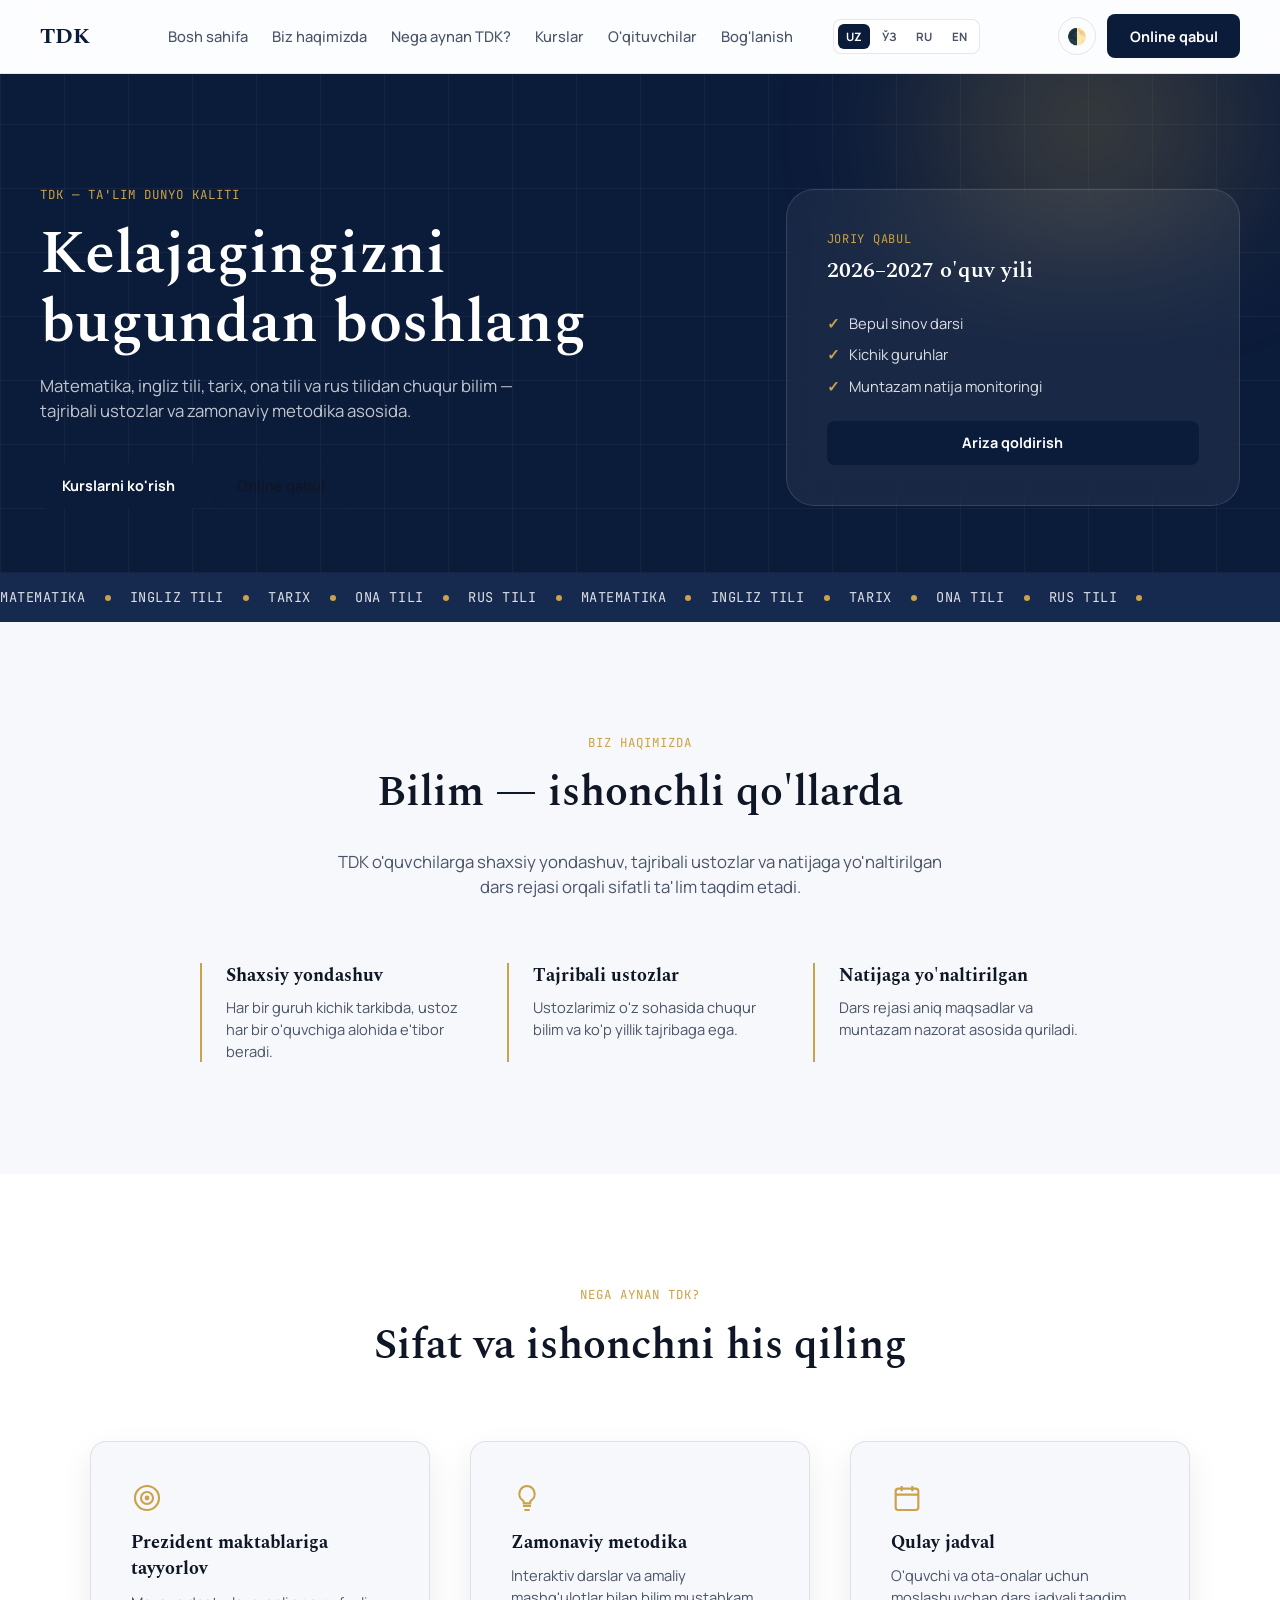
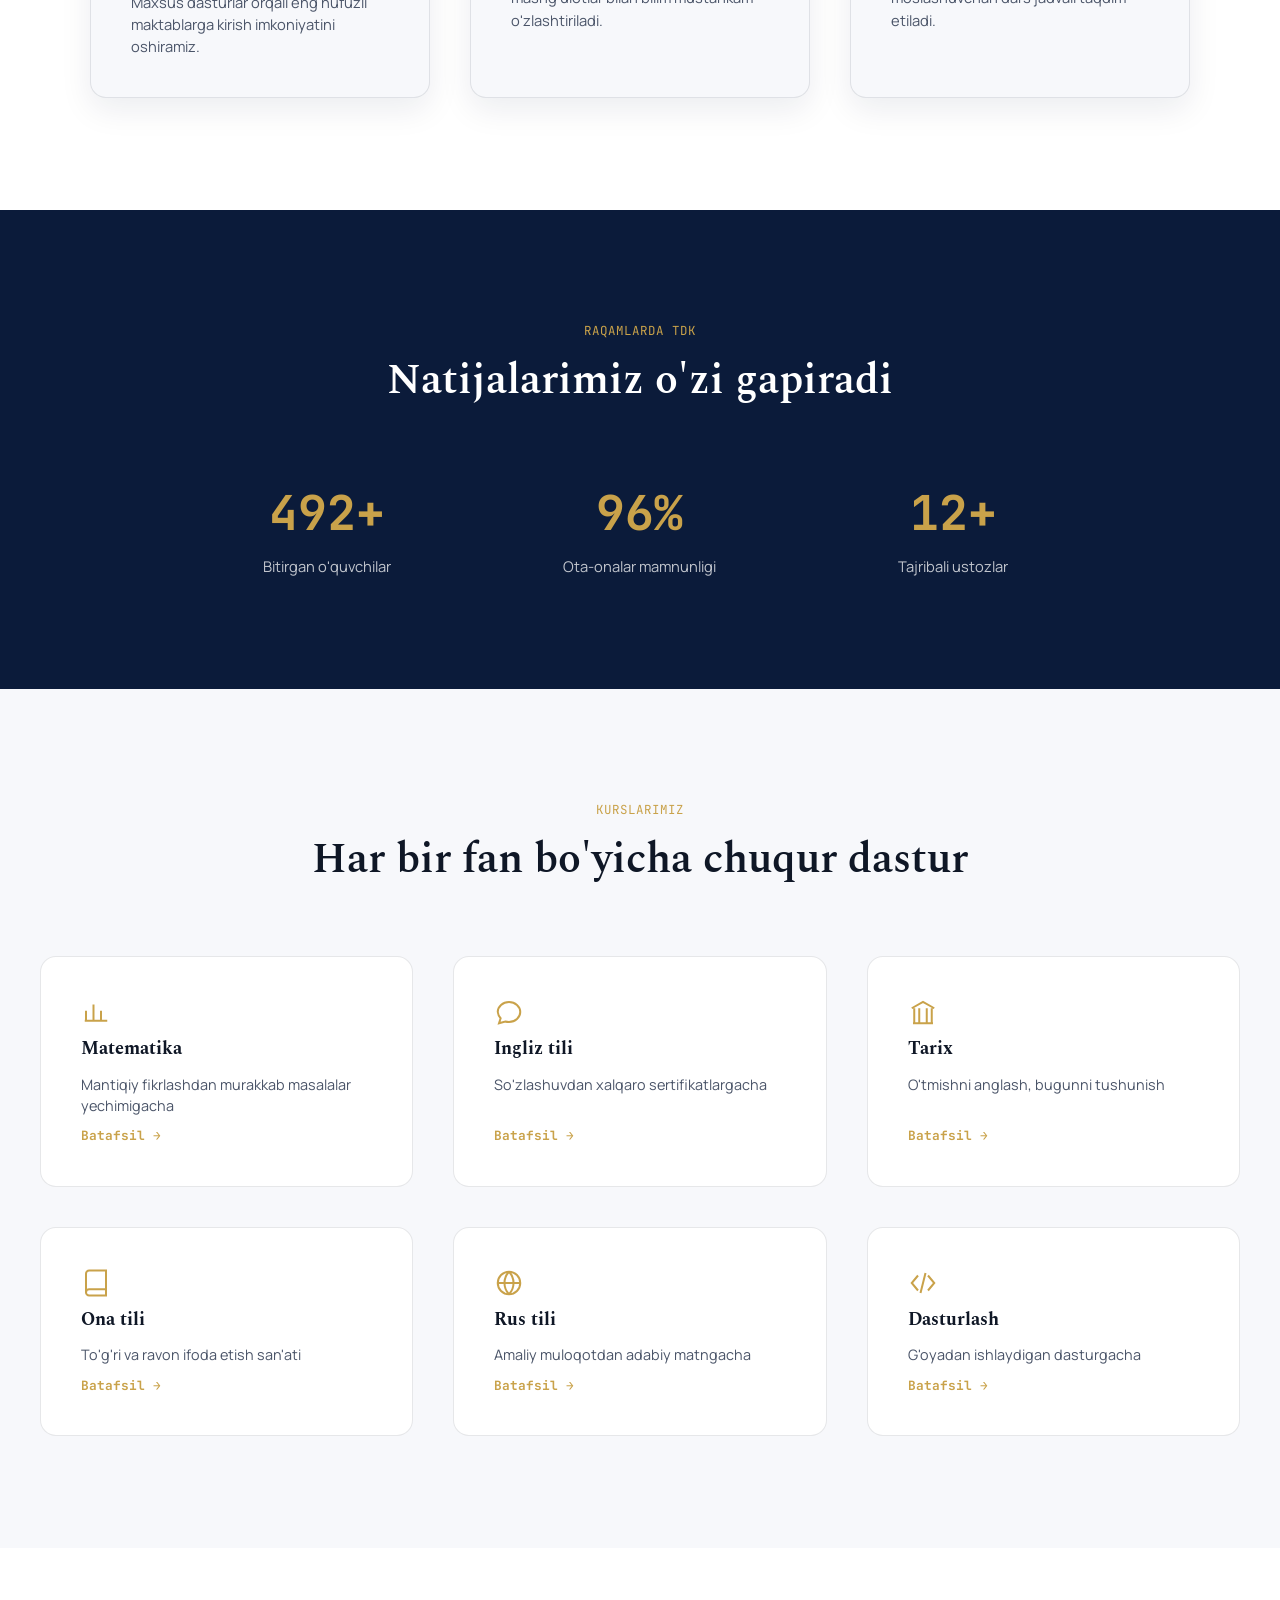
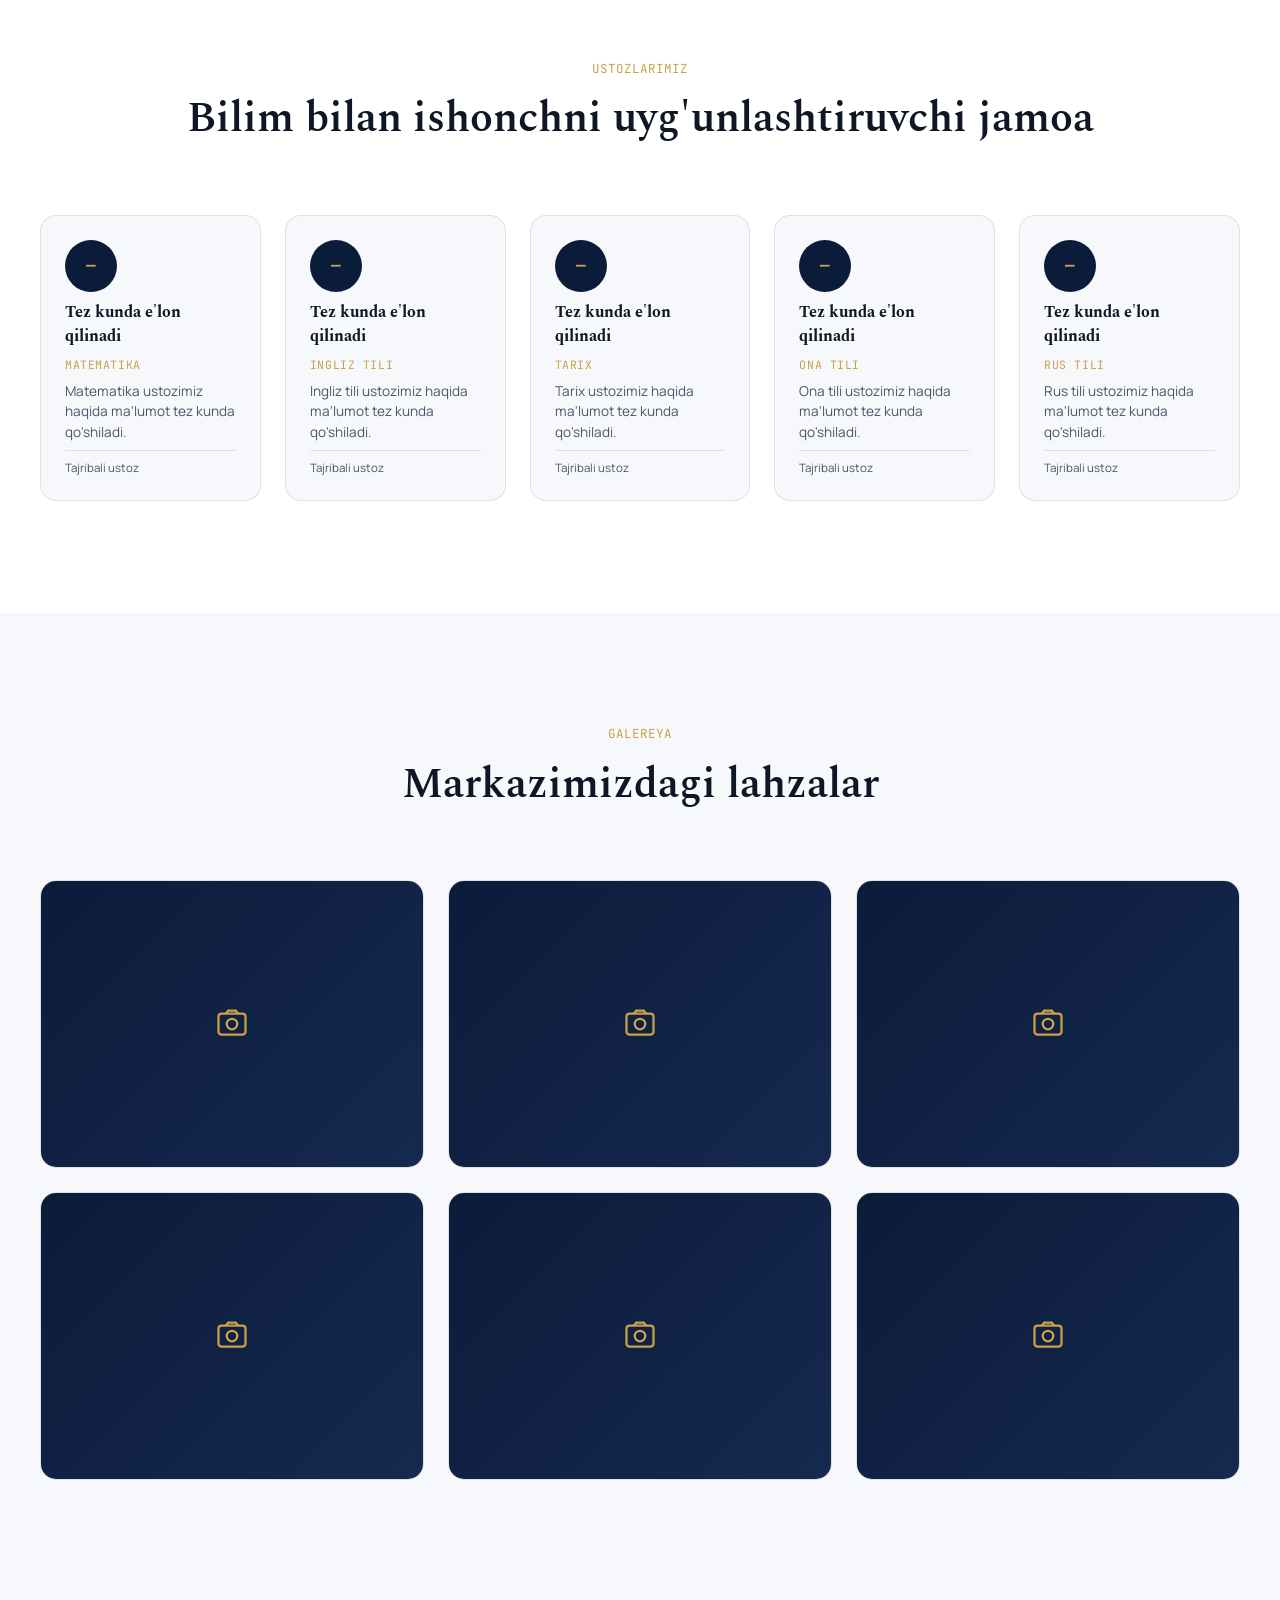
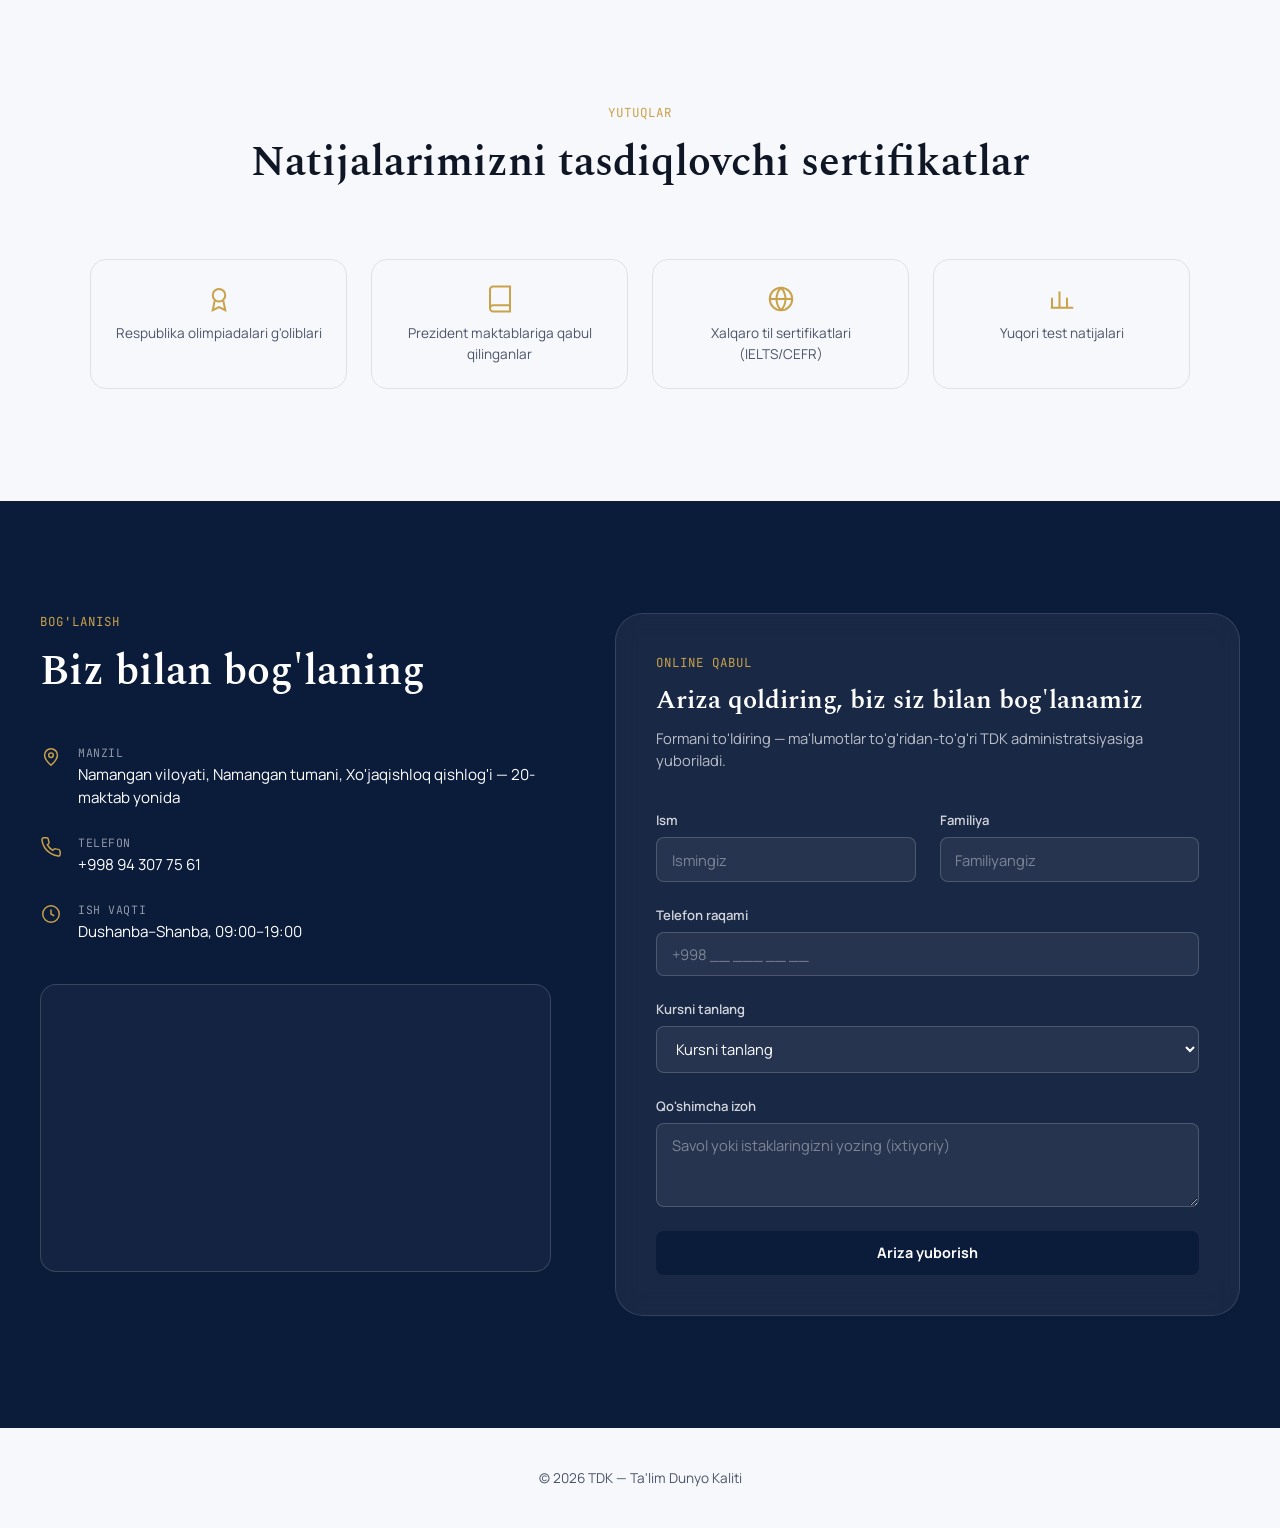
<file: index.html>
<!DOCTYPE html>
<html lang="uz">
<head>
  <meta charset="UTF-8" />
  <meta name="viewport" content="width=device-width, initial-scale=1.0" />
  <title>TDK — Ta'lim Dunyo Kaliti</title>

  <script>
    (function () {
      const saved = localStorage.getItem("tdk-theme");
      const theme = saved || (window.matchMedia("(prefers-color-scheme: dark)").matches ? "dark" : "light");
      document.documentElement.setAttribute("data-theme", theme);
    })();
  </script>

  <link rel="preconnect" href="https://fonts.googleapis.com" />
  <link rel="preconnect" href="https://fonts.gstatic.com" crossorigin />
  <link href="https://fonts.googleapis.com/css2?family=Spectral:wght@400;600;700&family=Manrope:wght@400;500;700;800&family=JetBrains+Mono:wght@500;700&display=swap" rel="stylesheet" />

  <link rel="stylesheet" href="css/reset.css" />
  <link rel="stylesheet" href="css/variables.css" />
  <link rel="stylesheet" href="css/main.css" />
</head>
<body>

  <header class="header">
    <div class="header__inner">
      <a href="/" class="logo">TDK</a>

      <div class="nav-drawer" data-nav-drawer>
        <nav class="nav">
          <a data-i18n="nav_home" href="#home"></a>
          <a data-i18n="nav_about" href="#about"></a>
          <a data-i18n="nav_why" href="#why"></a>
          <a data-i18n="nav_courses" href="#courses"></a>
          <a data-i18n="nav_teachers" href="#teachers"></a>
          <a data-i18n="nav_contact" href="#contact"></a>
        </nav>
        <div class="lang-switcher">
          <button data-lang-option="uz-latin">UZ</button>
          <button data-lang-option="uz-cyrillic">ЎЗ</button>
          <button data-lang-option="ru">RU</button>
          <button data-lang-option="en">EN</button>
        </div>
      </div>

      <div class="header__controls">
        <button data-theme-toggle aria-label="Temani almashtirish">🌓</button>
        <a class="btn btn--primary" data-i18n="cta_admission" href="#admission"></a>
        <button class="nav-toggle" data-nav-toggle aria-label="Menyu" aria-expanded="false">
          <span></span><span></span><span></span>
        </button>
      </div>
    </div>
  </header>

  <main>

    <!-- HERO -->
    <section class="hero" id="home">
      <div class="hero__inner">
        <div class="hero__content">
          <p class="hero__eyebrow" data-i18n="hero_eyebrow"></p>
          <h1 class="hero__title" data-i18n="hero_title"></h1>
          <p class="hero__subtitle" data-i18n="hero_subtitle"></p>
          <div class="hero__actions">
            <a class="btn btn--primary" data-i18n="cta_courses" href="#courses"></a>
            <a class="btn btn--ghost" data-i18n="cta_admission" href="#admission"></a>
          </div>
        </div>

        <div class="hero__panel">
          <p class="hero__panel-eyebrow" data-i18n="hero_panel_eyebrow"></p>
          <p class="hero__panel-title" data-i18n="hero_panel_title"></p>
          <ul class="hero__panel-list">
            <li data-i18n="hero_panel_item1"></li>
            <li data-i18n="hero_panel_item2"></li>
            <li data-i18n="hero_panel_item3"></li>
          </ul>
          <a class="btn btn--primary hero__panel-cta" data-i18n="hero_panel_cta" href="#admission"></a>
        </div>
      </div>
    </section>

    <!-- FANLAR TASMASI -->
    <div class="subject-ticker" aria-hidden="true">
      <div class="subject-ticker__track">
        <span data-i18n="subj_math"></span><span class="dot"></span>
        <span data-i18n="subj_english"></span><span class="dot"></span>
        <span data-i18n="subj_history"></span><span class="dot"></span>
        <span data-i18n="subj_native"></span><span class="dot"></span>
        <span data-i18n="subj_russian"></span><span class="dot"></span>
        <span data-i18n="subj_math"></span><span class="dot"></span>
        <span data-i18n="subj_english"></span><span class="dot"></span>
        <span data-i18n="subj_history"></span><span class="dot"></span>
        <span data-i18n="subj_native"></span><span class="dot"></span>
        <span data-i18n="subj_russian"></span><span class="dot"></span>
      </div>
    </div>

    <!-- BIZ HAQIMIZDA -->
    <section class="about" id="about">
      <div class="about__inner">
        <p class="section-eyebrow" data-i18n="about_eyebrow"></p>
        <h2 class="section-title" data-i18n="about_title"></h2>
        <p class="about__text" data-i18n="about_text"></p>

        <div class="about__pillars">
          <div class="pillar">
            <h3 data-i18n="about_pillar1_title"></h3>
            <p data-i18n="about_pillar1_text"></p>
          </div>
          <div class="pillar">
            <h3 data-i18n="about_pillar2_title"></h3>
            <p data-i18n="about_pillar2_text"></p>
          </div>
          <div class="pillar">
            <h3 data-i18n="about_pillar3_title"></h3>
            <p data-i18n="about_pillar3_text"></p>
          </div>
        </div>
      </div>
    </section>

    <!-- NEGA TDK -->
    <section class="why" id="why">
      <div class="why__inner">
        <p class="section-eyebrow" data-i18n="why_eyebrow"></p>
        <h2 class="section-title" data-i18n="why_title"></h2>

        <div class="why__grid">
          <div class="why-card">
            <svg class="why-card__icon" viewBox="0 0 24 24" fill="none" stroke="currentColor" stroke-width="1.6"><circle cx="12" cy="12" r="9"/><circle cx="12" cy="12" r="4.5"/><circle cx="12" cy="12" r="1"/></svg>
            <h3 data-i18n="why_card1_title"></h3>
            <p data-i18n="why_card1_text"></p>
          </div>
          <div class="why-card">
            <svg class="why-card__icon" viewBox="0 0 24 24" fill="none" stroke="currentColor" stroke-width="1.6"><path d="M9 18h6M10 21h4M12 3a6 6 0 0 0-3 11c.4.3.6.8.6 1.3V16h4.8v-.7c0-.5.2-1 .6-1.3A6 6 0 0 0 12 3Z"/></svg>
            <h3 data-i18n="why_card2_title"></h3>
            <p data-i18n="why_card2_text"></p>
          </div>
          <div class="why-card">
            <svg class="why-card__icon" viewBox="0 0 24 24" fill="none" stroke="currentColor" stroke-width="1.6"><rect x="3.5" y="5" width="17" height="16" rx="2"/><path d="M3.5 9.5h17M8 3v4M16 3v4"/></svg>
            <h3 data-i18n="why_card3_title"></h3>
            <p data-i18n="why_card3_text"></p>
          </div>
        </div>
      </div>
    </section>

    <!-- STATISTIKA -->
    <section class="stats">
      <div class="stats__inner">
        <p class="section-eyebrow stats__eyebrow" data-i18n="stats_eyebrow"></p>
        <h2 class="section-title stats__title" data-i18n="stats_title"></h2>

        <div class="stats__grid">
          <div class="stat">
            <span class="stat__number" data-counter data-target="500" data-suffix="+">0</span>
            <p data-i18n="stat1_label"></p>
          </div>
          <div class="stat">
            <span class="stat__number" data-counter data-target="98" data-suffix="%">0</span>
            <p data-i18n="stat2_label"></p>
          </div>
          <div class="stat">
            <span class="stat__number" data-counter data-target="12" data-suffix="+">0</span>
            <p data-i18n="stat3_label"></p>
          </div>
        </div>
      </div>
    </section>

    <!-- KURSLAR -->
<section class="courses" id="courses">
  <div class="courses__inner">
    <p class="section-eyebrow" data-i18n="courses_eyebrow"></p>
    <h2 class="section-title" data-i18n="courses_title"></h2>
    <div class="courses__grid" data-courses-grid></div>
  </div>
</section>
   <!-- O'QITUVCHILAR -->
<section class="teachers" id="teachers">
  <div class="teachers__inner">
    <p class="section-eyebrow" data-i18n="teachers_eyebrow"></p>
    <h2 class="section-title" data-i18n="teachers_title"></h2>
    <div class="teachers__grid" data-teachers-grid></div>
  </div>
</section>

<!-- GALEREYA -->
<section class="gallery" id="gallery">
  <div class="gallery__inner">
    <p class="section-eyebrow" data-i18n="gallery_eyebrow"></p>
    <h2 class="section-title" data-i18n="gallery_title"></h2>

    <div class="gallery__grid">
      <button class="gallery-item" data-gallery-item data-i18n-caption="gallery_caption_1">
        <span class="gallery-item__media"><svg viewBox="0 0 24 24" fill="none" stroke="currentColor" stroke-width="1.5"><rect x="3" y="5" width="18" height="14" rx="2"/><circle cx="12" cy="12" r="3.5"/><path d="M8 5l1.5-2h5L16 5"/></svg></span>
      </button>
      <button class="gallery-item" data-gallery-item data-i18n-caption="gallery_caption_2">
        <span class="gallery-item__media"><svg viewBox="0 0 24 24" fill="none" stroke="currentColor" stroke-width="1.5"><rect x="3" y="5" width="18" height="14" rx="2"/><circle cx="12" cy="12" r="3.5"/><path d="M8 5l1.5-2h5L16 5"/></svg></span>
      </button>
      <button class="gallery-item" data-gallery-item data-i18n-caption="gallery_caption_3">
        <span class="gallery-item__media"><svg viewBox="0 0 24 24" fill="none" stroke="currentColor" stroke-width="1.5"><rect x="3" y="5" width="18" height="14" rx="2"/><circle cx="12" cy="12" r="3.5"/><path d="M8 5l1.5-2h5L16 5"/></svg></span>
      </button>
      <button class="gallery-item" data-gallery-item data-i18n-caption="gallery_caption_4">
        <span class="gallery-item__media"><svg viewBox="0 0 24 24" fill="none" stroke="currentColor" stroke-width="1.5"><rect x="3" y="5" width="18" height="14" rx="2"/><circle cx="12" cy="12" r="3.5"/><path d="M8 5l1.5-2h5L16 5"/></svg></span>
      </button>
      <button class="gallery-item" data-gallery-item data-i18n-caption="gallery_caption_5">
        <span class="gallery-item__media"><svg viewBox="0 0 24 24" fill="none" stroke="currentColor" stroke-width="1.5"><rect x="3" y="5" width="18" height="14" rx="2"/><circle cx="12" cy="12" r="3.5"/><path d="M8 5l1.5-2h5L16 5"/></svg></span>
      </button>
      <button class="gallery-item" data-gallery-item data-i18n-caption="gallery_caption_6">
        <span class="gallery-item__media"><svg viewBox="0 0 24 24" fill="none" stroke="currentColor" stroke-width="1.5"><rect x="3" y="5" width="18" height="14" rx="2"/><circle cx="12" cy="12" r="3.5"/><path d="M8 5l1.5-2h5L16 5"/></svg></span>
      </button>
    </div>
  </div>
</section>

<div class="gallery-lightbox" data-gallery-lightbox>
  <button class="gallery-lightbox__close" data-gallery-close aria-label="Yopish">✕</button>
  <div class="gallery-lightbox__media" data-gallery-lightbox-media></div>
  <p class="gallery-lightbox__caption" data-gallery-lightbox-caption></p>
</div>

<!-- SERTIFIKATLAR -->
<section class="certificates">
  <div class="certificates__inner">
    <p class="section-eyebrow" data-i18n="certificates_eyebrow"></p>
    <h2 class="section-title" data-i18n="certificates_title"></h2>
    <div class="certificates__grid">
      <div class="cert-badge">
        <svg viewBox="0 0 24 24" fill="none" stroke="currentColor" stroke-width="1.6"><circle cx="12" cy="9" r="5"/><path d="M8.5 13.5 7 21l5-2.5L17 21l-1.5-7.5"/></svg>
        <p data-i18n="cert_badge_1"></p>
      </div>
      <div class="cert-badge">
        <svg viewBox="0 0 24 24" fill="none" stroke="currentColor" stroke-width="1.6"><path d="M4 19.5A2.5 2.5 0 0 1 6.5 17H20"/><path d="M4 4.5A2.5 2.5 0 0 1 6.5 2H20v20H6.5A2.5 2.5 0 0 1 4 19.5v-15Z"/></svg>
        <p data-i18n="cert_badge_2"></p>
      </div>
      <div class="cert-badge">
        <svg viewBox="0 0 24 24" fill="none" stroke="currentColor" stroke-width="1.6"><circle cx="12" cy="12" r="9"/><path d="M3 12h18M12 3a13 13 0 0 1 0 18M12 3a13 13 0 0 0 0 18"/></svg>
        <p data-i18n="cert_badge_3"></p>
      </div>
      <div class="cert-badge">
        <svg viewBox="0 0 24 24" fill="none" stroke="currentColor" stroke-width="1.6"><path d="M4 19V11M10 19V6M16 19v-8M3 19h18"/></svg>
        <p data-i18n="cert_badge_4"></p>
      </div>
    </div>
  </div>
</section>

    <!-- 5-bo'lim: FAQ / Yangiliklar -->
    <!-- BOG'LANISH + ONLINE QABUL -->
<section class="contact" id="contact">
  <div class="contact__inner">

    <div class="contact__info">
      <p class="section-eyebrow" data-i18n="contact_eyebrow"></p>
      <h2 class="section-title" data-i18n="contact_title"></h2>

      <ul class="contact__list">
        <li>
          <svg viewBox="0 0 24 24" fill="none" stroke="currentColor" stroke-width="1.6"><path d="M12 21s-7-6.5-7-11a7 7 0 1 1 14 0c0 4.5-7 11-7 11Z"/><circle cx="12" cy="10" r="2.5"/></svg>
          <div><span data-i18n="contact_address_label"></span><p data-i18n="contact_address_value"></p></div>
        </li>
        <li>
          <svg viewBox="0 0 24 24" fill="none" stroke="currentColor" stroke-width="1.6"><path d="M22 16.9v3a2 2 0 0 1-2.2 2 19.8 19.8 0 0 1-8.6-3.1 19.5 19.5 0 0 1-6-6A19.8 19.8 0 0 1 2.1 4.2 2 2 0 0 1 4.1 2h3a2 2 0 0 1 2 1.7c.1.9.3 1.8.6 2.7a2 2 0 0 1-.4 2.1L8 9.7a16 16 0 0 0 6 6l1.2-1.3a2 2 0 0 1 2.1-.4c.9.3 1.8.5 2.7.6a2 2 0 0 1 1.7 2Z"/></svg>
          <div><span data-i18n="contact_phone_label"></span><p data-i18n="contact_phone_value"></p></div>
        </li>
        <li>
          <svg viewBox="0 0 24 24" fill="none" stroke="currentColor" stroke-width="1.6"><circle cx="12" cy="12" r="9"/><path d="M12 7v5l3.5 2"/></svg>
          <div><span data-i18n="contact_hours_label"></span><p data-i18n="contact_hours_value"></p></div>
        </li>
      </ul>

     <div class="contact__map">
  <iframe
    src="https://www.google.com/maps?q=40.92401806912387,71.56912137393734&z=16&output=embed"
    loading="lazy"
    referrerpolicy="no-referrer-when-downgrade"
    allowfullscreen>
  </iframe>
</div>
    </div>

    <div class="admission" id="admission">
      <p class="section-eyebrow" data-i18n="admission_eyebrow"></p>
      <h2 class="section-title" data-i18n="admission_title"></h2>
      <p class="admission__subtitle" data-i18n="admission_subtitle"></p>

      <form class="admission-form" data-admission-form novalidate>
        <div class="form-row">
          <div class="form-field">
            <label data-i18n="form_firstname_label"></label>
            <input type="text" name="firstname" data-i18n-placeholder="form_firstname_placeholder" />
          </div>
          <div class="form-field">
            <label data-i18n="form_lastname_label"></label>
            <input type="text" name="lastname" data-i18n-placeholder="form_lastname_placeholder" />
          </div>
        </div>

        <div class="form-field">
          <label data-i18n="form_phone_label"></label>
          <input type="tel" name="phone" inputmode="tel" data-i18n-placeholder="form_phone_placeholder" />
        </div>

        <div class="form-field">
          <label data-i18n="form_course_label"></label>
          <select name="course" data-course-select></select>
        </div>

        <div class="form-field">
          <label data-i18n="form_message_label"></label>
          <textarea name="message" rows="3" data-i18n-placeholder="form_message_placeholder"></textarea>
        </div>

        <p class="form-status" data-form-status hidden></p>

        <button type="submit" class="btn btn--primary admission-form__submit" data-form-submit data-i18n="form_submit"></button>
      </form>
    </div>

  </div>
</section>
  </main>

  <footer class="footer">
    <p>&copy; 2026 TDK — Ta'lim Dunyo Kaliti</p>
  </footer>

  <script src="js/translations.js"></script>
  <script src="js/i18n.js" defer></script>
  <script src="js/theme.js" defer></script>
  <script src="js/nav.js" defer></script>
  <script src="js/counters.js" defer></script>
  <script src="js/courses-data.js" defer></script>
  <script src="js/courses-render.js" defer></script>
  <script src="js/teachers-data.js" defer></script>
  <script src="js/teachers-render.js" defer></script>
  <script src="js/testimonials-data.js" defer></script>
  <script src="js/testimonials-render.js" defer></script>
  <script src="js/gallery.js" defer></script>
  <script src="js/telegram-config.js" defer></script>
  <script src="js/admission-form.js" defer></script>
</body>
</html>
</file>
<file: css/variables.css>
:root {
  /* Ranglar — Light mode */
  --color-navy-900: #0B1B3A;
  --color-navy-700: #16294F;
  --color-gold-500: #C9A24A;
  --color-paper: #F7F8FB;
  --color-surface: #FFFFFF;
  --color-ink: #0F1726;
  --color-ink-soft: #4A5468;
  --color-border: rgba(15, 23, 38, 0.1);
  --glass-bg: rgba(255, 255, 255, 0.65);

  /* Shrift */
  --font-display: "Spectral", "PT Serif", Georgia, serif;
  --font-body: "Manrope", "Segoe UI", sans-serif;
  --font-mono: "JetBrains Mono", monospace;

  /* O'lchamlar */
  --space-xs: 0.5rem;
  --space-sm: 1rem;
  --space-md: 1.5rem;
  --space-lg: 2.5rem;
  --space-xl: 4rem;
  --space-2xl: 7rem;

  --radius-sm: 8px;
  --radius-md: 16px;
  --radius-lg: 28px;

  --shadow-md: 0 12px 32px rgba(11, 27, 58, 0.08);
  --transition: 0.3s cubic-bezier(0.4, 0, 0.2, 1);
}

[data-theme="dark"] {
  --color-navy-900: #0B1B3A;
  --color-gold-500: #E2C77A;
  --color-paper: #060D1E;
  --color-surface: #0E1B33;
  --color-ink: #E7EAF0;
  --color-ink-soft: #9AA4BC;
  --color-border: rgba(231, 234, 240, 0.1);
  --glass-bg: rgba(14, 27, 51, 0.6);
  --shadow-md: 0 12px 32px rgba(0, 0, 0, 0.4);
}
</file>
<file: css/main.css>
body {
  font-family: var(--font-body);
  background: var(--color-paper);
  color: var(--color-ink);
}

/* ===== HEADER ===== */
.header {
  position: sticky;
  top: 0;
  z-index: 50;
  backdrop-filter: blur(16px);
  background: var(--glass-bg);
  border-bottom: 1px solid var(--color-border);
}
.header__inner {
  position: relative;
  display: flex;
  align-items: center;
  justify-content: space-between;
  max-width: 1280px;
  margin: 0 auto;
  padding: 0.9rem var(--space-lg);
}
.logo {
  font-family: var(--font-display);
  font-size: 1.4rem;
  font-weight: 700;
  color: var(--color-navy-900);
}
[data-theme="dark"] .logo { color: var(--color-gold-500); }

.nav-drawer { display: flex; align-items: center; gap: var(--space-lg); }
.nav { display: flex; gap: var(--space-md); font-weight: 500; font-size: 0.92rem; }
.nav a { position: relative; color: var(--color-ink-soft); transition: color var(--transition); }
.nav a:hover { color: var(--color-ink); }
.nav a::after {
  content: ""; position: absolute; left: 0; bottom: -6px;
  width: 0; height: 2px; background: var(--color-gold-500);
  transition: width var(--transition);
}
.nav a:hover::after { width: 100%; }

.lang-switcher { display: flex; gap: 4px; padding: 4px; border-radius: var(--radius-sm); background: var(--color-surface); border: 1px solid var(--color-border); }
.lang-switcher button { padding: 4px 8px; font-size: 0.72rem; font-weight: 700; border-radius: 6px; color: var(--color-ink-soft); }
.lang-switcher button.is-active { background: var(--color-navy-900); color: #fff; }
[data-theme="dark"] .lang-switcher button.is-active { background: var(--color-gold-500); color: var(--color-navy-900); }

.header__controls { display: flex; align-items: center; gap: 0.7rem; }
[data-theme-toggle] { width: 38px; height: 38px; border-radius: 50%; border: 1px solid var(--color-border); display: grid; place-items: center; font-size: 1rem; }

.btn { display: inline-flex; align-items: center; justify-content: center; padding: 0.7rem 1.4rem; border-radius: var(--radius-sm); font-weight: 700; font-size: 0.9rem; transition: var(--transition); white-space: nowrap; }
.btn--primary { background: var(--color-navy-900); color: #fff; }
.btn--primary:hover { background: var(--color-gold-500); color: var(--color-navy-900); }
[data-theme="dark"] .btn--primary { background: var(--color-gold-500); color: var(--color-navy-900); }
.btn--ghost { border: 1.5px solid var(--color-border); color: var(--color-ink); }
.btn--ghost:hover { border-color: var(--color-gold-500); color: var(--color-gold-500); }

.nav-toggle { display: none; width: 38px; height: 38px; flex-direction: column; justify-content: center; align-items:center; gap: 5px; }
.nav-toggle span { width: 20px; height: 2px; background: var(--color-ink); border-radius: 2px; }

@media (max-width: 900px) {
  .nav-drawer {
    display: none; position: absolute; top: 100%; left: 0; right: 0;
    flex-direction: column; align-items: flex-start; gap: var(--space-md);
    background: var(--color-surface); border-bottom: 1px solid var(--color-border);
    padding: var(--space-md) var(--space-lg);
  }
  .nav-drawer.is-open { display: flex; }
  .nav { flex-direction: column; gap: var(--space-sm); }
  .nav-toggle { display: flex; }
}

/* ===== HERO ===== */
.hero {
  position: relative; overflow: hidden;
  padding: var(--space-2xl) var(--space-lg) var(--space-xl);
  background: var(--color-navy-900); color: #fff;
}
.hero::before {
  content: ""; position: absolute; inset: 0;
  background-image:
    repeating-linear-gradient(0deg, rgba(255,255,255,0.04) 0px, rgba(255,255,255,0.04) 1px, transparent 1px, transparent 64px),
    repeating-linear-gradient(90deg, rgba(255,255,255,0.04) 0px, rgba(255,255,255,0.04) 1px, transparent 1px, transparent 64px);
}
.hero::after {
  content: ""; position: absolute; top: -20%; right: -10%; width: 50%; height: 60%;background: radial-gradient(circle, rgba(201,162,74,0.28), transparent 70%);
  filter: blur(50px);
}
.hero__inner {
  position: relative; z-index: 1; max-width: 1280px; margin: 0 auto;
  display: grid; grid-template-columns: 1.2fr 0.8fr; gap: var(--space-xl); align-items: center;
}
.hero__eyebrow { font-family: var(--font-mono); letter-spacing: 0.08em; text-transform: uppercase; font-size: 0.78rem; color: var(--color-gold-500); margin-bottom: var(--space-sm); }
.hero__title { font-family: var(--font-display); font-size: clamp(2.3rem, 5vw, 3.8rem); line-height: 1.12; font-weight: 600; margin-bottom: var(--space-sm); }
.hero__subtitle { font-size: 1.05rem; color: rgba(255,255,255,0.75); max-width: 480px; margin-bottom: var(--space-lg); }
.hero__actions { display: flex; gap: var(--space-sm); flex-wrap: wrap; }

.hero__panel {
  background: rgba(255,255,255,0.06); border: 1px solid rgba(255,255,255,0.12);
  border-radius: var(--radius-lg); padding: var(--space-lg); backdrop-filter: blur(12px);
}
.hero__panel-eyebrow { font-family: var(--font-mono); font-size: 0.75rem; letter-spacing: 0.06em; text-transform: uppercase; color: var(--color-gold-500); margin-bottom: 0.4rem; }
.hero__panel-title { font-family: var(--font-display); font-size: 1.4rem; font-weight: 600; margin-bottom: var(--space-md); }
.hero__panel-list { display: flex; flex-direction: column; gap: 0.6rem; margin-bottom: var(--space-md); font-size: 0.92rem; color: rgba(255,255,255,0.85); }
.hero__panel-list li { padding-left: 1.4rem; position: relative; }
.hero__panel-list li::before { content: "✓"; position: absolute; left: 0; color: var(--color-gold-500); font-weight: 700; }
.hero__panel-cta { width: 100%; }

@media (max-width: 900px) {
  .hero__inner { grid-template-columns: 1fr; }
}

/* ===== SUBJECT TICKER ===== */
.subject-ticker { background: var(--color-navy-700); overflow: hidden; padding: 0.9rem 0; }
.subject-ticker__track {
  display: flex; width: max-content; gap: 1.2rem; white-space: nowrap;
  font-family: var(--font-mono); font-size: 0.85rem; letter-spacing: 0.04em;
  color: rgba(255,255,255,0.85); text-transform: uppercase;
  animation: ticker-scroll 28s linear infinite;
}
.subject-ticker__track .dot { width: 6px; height: 6px; border-radius: 50%; background: var(--color-gold-500); align-self: center; }
@keyframes ticker-scroll { from { transform: translateX(0); } to { transform: translateX(-50%); } }
@media (prefers-reduced-motion: reduce) { .subject-ticker__track { animation: none; } }

/* ===== SECTION HEADERS (umumiy) ===== */
.section-eyebrow { font-family: var(--font-mono); letter-spacing: 0.08em; text-transform: uppercase; font-size: 0.78rem; color: var(--color-gold-500); margin-bottom: 0.6rem; }
.section-title { font-family: var(--font-display); font-size: clamp(1.8rem, 3.5vw, 2.6rem); font-weight: 600; margin-bottom: var(--space-md); }

/* ===== ABOUT ===== */
.about { padding: var(--space-2xl) var(--space-lg); }
.about__inner { max-width: 880px; margin: 0 auto; text-align: center; }
.about__text { color: var(--color-ink-soft); font-size: 1.05rem; max-width: 640px; margin: 0 auto var(--space-xl); }
.about__pillars { display: flex; gap: var(--space-lg); text-align: left; flex-wrap: wrap; justify-content: center; }
.pillar { flex: 1; min-width: 220px; padding-left: var(--space-md); border-left: 2px solid var(--color-gold-500); }
.pillar h3 { font-family: var(--font-display); font-size: 1.1rem; margin-bottom: 0.4rem; }
.pillar p { color: var(--color-ink-soft); font-size: 0.92rem; }

/* ===== WHY ===== */
.why { padding: var(--space-2xl) var(--space-lg); background: var(--color-surface); }
.why__inner { max-width: 1100px; margin: 0 auto; text-align: center; }
.why__grid { display: grid; grid-template-columns: repeat(3, 1fr); gap: var(--space-lg); margin-top: var(--space-xl); text-align: left; }.why-card { background: var(--color-paper); border: 1px solid var(--color-border); border-radius: var(--radius-md); padding: var(--space-lg); box-shadow: var(--shadow-md); transition: var(--transition); }
.why-card:hover { transform: translateY(-4px); }
.why-card__icon { width: 32px; height: 32px; color: var(--color-gold-500); margin-bottom: var(--space-sm); }
.why-card h3 { font-family: var(--font-display); font-size: 1.1rem; margin-bottom: 0.5rem; }
.why-card p { color: var(--color-ink-soft); font-size: 0.92rem; }

@media (max-width: 900px) { .why__grid { grid-template-columns: 1fr; } }

/* ===== STATS ===== */
.stats { padding: var(--space-2xl) var(--space-lg); background: var(--color-navy-900); color: #fff; text-align: center; }
.statseyebrow, .statstitle { color: #fff; }
.stats__eyebrow { color: var(--color-gold-500); }
.stats__grid { display: grid; grid-template-columns: repeat(3, 1fr); gap: var(--space-lg); margin-top: var(--space-xl); max-width: 900px; margin-inline: auto; }
.stat__number { display: block; font-family: var(--font-mono); font-weight: 700; font-size: clamp(2rem, 5vw, 3rem); color: var(--color-gold-500); margin-bottom: 0.4rem; }
.stat p { color: rgba(255,255,255,0.75); font-size: 0.92rem; }

@media (max-width: 900px) { .stats__grid { grid-template-columns: 1fr; gap: var(--space-md); } }

.footer { text-align: center; padding: var(--space-lg); color: var(--color-ink-soft); font-size: 0.85rem; }/* ===== COURSES GRID ===== */
.courses { padding: var(--space-2xl) var(--space-lg); }
.courses__inner { max-width: 1200px; margin: 0 auto; text-align: center; }
.courses__grid { display: grid; grid-template-columns: repeat(3, 1fr); gap: var(--space-lg); margin-top: var(--space-xl); text-align: left; }
.course-card { display: flex; flex-direction: column; gap: 0.6rem; padding: var(--space-lg); background: var(--color-surface); border: 1px solid var(--color-border); border-radius: var(--radius-md); transition: var(--transition); }
.course-card:hover { transform: translateY(-4px); border-color: var(--color-gold-500); }
.course-card__icon { width: 30px; height: 30px; color: var(--color-gold-500); }
.course-card__title { font-family: var(--font-display); font-size: 1.15rem; }
.course-card__tagline { color: var(--color-ink-soft); font-size: 0.9rem; flex: 1; }
.course-card__more { font-family: var(--font-mono); font-size: 0.8rem; color: var(--color-gold-500); font-weight: 700; }
@media (max-width: 900px) { .courses__grid { grid-template-columns: 1fr; } }

/* ===== COURSE DETAIL PAGE ===== */
.course-page-wrap { max-width: 760px; margin: 0 auto; padding: var(--space-2xl) var(--space-lg); }
.course-back { display: inline-block; margin-bottom: var(--space-lg); color: var(--color-ink-soft); font-size: 0.9rem; }
.course-back:hover { color: var(--color-gold-500); }
.course-hero__icon { width: 44px; height: 44px; color: var(--color-gold-500); margin-bottom: var(--space-sm); }
.course-hero__title { font-family: var(--font-display); font-size: clamp(1.8rem, 4vw, 2.6rem); margin-bottom: 0.4rem; }
.course-hero__tagline { color: var(--color-gold-500); font-weight: 600; margin-bottom: var(--space-md); }
.course-hero__description { color: var(--color-ink-soft); font-size: 1.05rem; margin-bottom: var(--space-lg); }
.course-meta { display: flex; gap: var(--space-lg); padding: var(--space-md) 0; border-top: 1px solid var(--color-border); border-bottom: 1px solid var(--color-border); margin-bottom: var(--space-lg); }
.course-meta span { font-family: var(--font-mono); font-size: 0.75rem; text-transform: uppercase; color: var(--color-ink-soft); }
.course-meta p { font-weight: 700; margin-top: 0.2rem; }
.course-block { margin-bottom: var(--space-lg); }
.course-block h2 { font-family: var(--font-display); font-size: 1.2rem; margin-bottom: 0.6rem; }
.course-block ul { display: flex; flex-direction: column; gap: 0.4rem; }
.course-block li { padding-left: 1.3rem; position: relative; color: var(--color-ink-soft); }
.course-block li::before { content: "—"; position: absolute; left: 0; color: var(--color-gold-500); }
.course-cta { margin-top: var(--space-sm); }
.course-not-found { font-size: 1.2rem; margin-bottom: var(--space-md); }/* ===== TEACHERS ===== */
.teachers { padding: var(--space-2xl) var(--space-lg); background: var(--color-surface); }
.teachers__inner { max-width: 1200px; margin: 0 auto; text-align: center; }
.teachers__grid { display: grid; grid-template-columns: repeat(5, 1fr); gap: var(--space-md); margin-top: var(--space-xl); text-align: left; }
.teacher-card { padding: var(--space-md); background: var(--color-paper); border: 1px solid var(--color-border); border-radius: var(--radius-md); display: flex; flex-direction: column; gap: 0.5rem; }
.teacher-card__avatar { width: 52px; height: 52px; border-radius: 50%; background: var(--color-navy-900); color: var(--color-gold-500); display: grid; place-items: center; font-family: var(--font-mono); font-weight: 700; }
[data-theme="dark"] .teacher-card__avatar { background: var(--color-gold-500); color: var(--color-navy-900); }
.teacher-card__name { font-family: var(--font-display); font-size: 1rem; }
.teacher-card__subject { font-family: var(--font-mono); font-size: 0.72rem; text-transform: uppercase; letter-spacing: 0.05em; color: var(--color-gold-500); }
.teacher-card__bio { color: var(--color-ink-soft); font-size: 0.85rem; flex: 1; }
.teacher-card__tag { font-size: 0.72rem; color: var(--color-ink-soft); border-top: 1px solid var(--color-border); padding-top: 0.5rem; }
@media (max-width: 1100px) { .teachers__grid { grid-template-columns: repeat(3, 1fr); } }
@media (max-width: 700px) { .teachers__grid { grid-template-columns: 1fr; } }

/* ===== GALLERY ===== */
.gallery { padding: var(--space-2xl) var(--space-lg); }
.gallery__inner { max-width: 1200px; margin: 0 auto; text-align: center; }
.gallery__grid { display: grid; grid-template-columns: repeat(3, 1fr); gap: var(--space-md); margin-top: var(--space-xl); }
.gallery-item { aspect-ratio: 4/3; border-radius: var(--radius-md); overflow: hidden; border: 1px solid var(--color-border); cursor: pointer; }
.gallery-item__media { width: 100%; height: 100%; display: grid; place-items: center; background: linear-gradient(135deg, var(--color-navy-900), var(--color-navy-700)); color: var(--color-gold-500); transition: var(--transition); }
.gallery-item__media svg { width: 36px; height: 36px; }
.gallery-item:hover .gallery-item__media { transform: scale(1.04); }
@media (max-width: 900px) { .gallery__grid { grid-template-columns: repeat(2, 1fr); } }
@media (max-width: 560px) { .gallery__grid { grid-template-columns: 1fr; } }

.gallery-lightbox { position: fixed; inset: 0; z-index: 100; display: none; flex-direction: column; align-items: center; justify-content: center; gap: var(--space-sm); background: rgba(6, 13, 30, 0.92); backdrop-filter: blur(6px); padding: var(--space-lg); }
.gallery-lightbox.is-open { display: flex; }
.gallery-lightbox__media { width: min(640px, 90vw); aspect-ratio: 4/3; border-radius: var(--radius-md); overflow: hidden; }
.gallery-lightbox__media svg { width: 100%; height: 100%; padding: var(--space-2xl); color: var(--color-gold-500); background: linear-gradient(135deg, var(--color-navy-900), var(--color-navy-700)); }
.gallery-lightbox__caption { color: #fff; font-size: 0.95rem; }
.gallery-lightbox__close { position: absolute; top: var(--space-md); right: var(--space-md); width: 40px; height: 40px; border-radius: 50%; background: rgba(255,255,255,0.1); color: #fff; font-size: 1rem; }

/* ===== TESTIMONIALS ===== */
.testimonials { padding: var(--space-2xl) var(--space-lg); background: var(--color-surface); }
.testimonials__inner { max-width: 1100px; margin: 0 auto; text-align: center; }
.testimonials__grid { display: grid; grid-template-columns: repeat(3, 1fr); gap: var(--space-lg); margin-top: var(--space-xl); text-align: left; }
.testimonial-card { padding: var(--space-lg); background: var(--color-paper); border: 1px solid var(--color-border); border-radius: var(--radius-md); display: flex; flex-direction: column; gap: var(--space-sm); }
.testimonial-card__quote { color: var(--color-ink); font-size: 0.95rem; flex: 1; }
.testimonial-card__quote::before { content: "\201C"; color: var(--color-gold-500); font-family: var(--font-display); font-size: 1.4rem; }
.testimonial-card__person { display: flex; align-items: center; gap: 0.6rem; }
.testimonial-card__avatar { width: 38px; height: 38px; border-radius: 50%; background: var(--color-navy-900); color: var(--color-gold-500); display: grid; place-items: center; font-family: var(--font-mono); font-size: 0.8rem; font-weight: 700; }
[data-theme="dark"] .testimonial-card__avatar { background: var(--color-gold-500); color: var(--color-navy-900); }
.testimonial-card__name { font-weight: 700; font-size: 0.88rem; }
.testimonial-card__role { color: var(--color-ink-soft); font-size: 0.78rem; }
@media (max-width: 900px) { .testimonials__grid { grid-template-columns: 1fr; } }

/* ===== CERTIFICATES ===== */
.certificates { padding: var(--space-2xl) var(--space-lg); }
.certificates__inner { max-width: 1100px; margin: 0 auto; text-align: center; }
.certificates__grid { display: grid; grid-template-columns: repeat(4, 1fr); gap: var(--space-md); margin-top: var(--space-xl); }
.cert-badge { padding: var(--space-md); border: 1px solid var(--color-border); border-radius: var(--radius-md); display: flex; flex-direction: column; align-items: center; gap: 0.6rem; text-align: center; }
.cert-badge svg { width: 30px; height: 30px; color: var(--color-gold-500); }
.cert-badge p { font-size: 0.85rem; color: var(--color-ink-soft); }
@media (max-width: 900px) { .certificates__grid { grid-template-columns: repeat(2, 1fr); } }
@media (max-width: 560px) { .certificates__grid { grid-template-columns: 1fr; } }

/* ===== PARTNERS ===== */
.partners { padding: var(--space-2xl) 0; background: var(--color-surface); }
.partners__inner { max-width: 1100px; margin: 0 auto; text-align: center; padding: 0 var(--space-lg); }
.partners-ticker { overflow: hidden; margin-top: var(--space-xl); border-top: 1px solid var(--color-border); border-bottom: 1px solid var(--color-border); padding: var(--space-md) 0; }
.partners-ticker__track { display: flex; width: max-content; gap: 2rem; white-space: nowrap; font-family: var(--font-mono); font-size: 0.85rem; letter-spacing: 0.04em; text-transform: uppercase; color: var(--color-ink-soft); animation: ticker-scroll 22s linear infinite; }
@media (prefers-reduced-motion: reduce) { .partners-ticker__track { animation: none; } }/* ===== CONTACT + ADMISSION ===== */
.contact { padding: var(--space-2xl) var(--space-lg); background: var(--color-navy-900); color: #fff; }
.contact__inner { max-width: 1200px; margin: 0 auto; display: grid; grid-template-columns: 0.9fr 1.1fr; gap: var(--space-xl); align-items: start; }

.contact__info .section-eyebrow { color: var(--color-gold-500); }
.contact__info .section-title { color: #fff; }
.contact__list { display: flex; flex-direction: column; gap: var(--space-md); margin: var(--space-lg) 0; }
.contact__list li { display: flex; gap: var(--space-sm); align-items: flex-start; }
.contact__list svg { width: 22px; height: 22px; flex-shrink: 0; color: var(--color-gold-500); margin-top: 2px; }
.contact__list span { display: block; font-family: var(--font-mono); font-size: 0.72rem; text-transform: uppercase; letter-spacing: 0.05em; color: rgba(255,255,255,0.55); margin-bottom: 0.2rem; }
.contact__list p { font-size: 0.95rem; }

.contact__map { aspect-ratio: 16/9; border-radius: var(--radius-md); border: 1px solid rgba(255,255,255,0.15); background: rgba(255,255,255,0.04); display: grid; place-items: center; }
.contact__map svg { width: 32px; height: 32px; color: rgba(255,255,255,0.4); }

.admission { background: rgba(255,255,255,0.06); border: 1px solid rgba(255,255,255,0.12); border-radius: var(--radius-lg); padding: var(--space-lg); backdrop-filter: blur(12px); }
.admission .section-eyebrow { color: var(--color-gold-500); }
.admission .section-title { color: #fff; font-size: 1.6rem; margin-bottom: 0.4rem; }
.admission__subtitle { color: rgba(255,255,255,0.7); font-size: 0.92rem; margin-bottom: var(--space-lg); }

.admission-form { display: flex; flex-direction: column; gap: var(--space-md); }
.form-row { display: grid; grid-template-columns: 1fr 1fr; gap: var(--space-md); }
.form-field { display: flex; flex-direction: column; gap: 0.4rem; }
.form-field label { font-size: 0.82rem; color: rgba(255,255,255,0.8); font-weight: 600; }
.form-field input, .form-field select, .form-field textarea {
  padding: 0.7rem 0.9rem; border-radius: var(--radius-sm); border: 1px solid rgba(255,255,255,0.18);
  background: rgba(255,255,255,0.06); color: #fff; font-family: var(--font-body); font-size: 0.92rem;
  transition: var(--transition);
}
.form-field input::placeholder, .form-field textarea::placeholder { color: rgba(255,255,255,0.4); }
.form-field input:focus, .form-field select:focus, .form-field textarea:focus {
  outline: none; border-color: var(--color-gold-500); background: rgba(255,255,255,0.1);
}
.form-field select option { color: #000; }
.form-field textarea { resize: vertical; min-height: 80px; }

.form-status { font-size: 0.88rem; padding: 0.6rem 0.9rem; border-radius: var(--radius-sm); }
.form-status--success { background: rgba(72, 187, 120, 0.15); color: #6ee7a0; border: 1px solid rgba(72, 187, 120, 0.3); }
.form-status--error { background: rgba(239, 68, 68, 0.15); color: #fca5a5; border: 1px solid rgba(239, 68, 68, 0.3); }

@media (max-width: 900px) {
  .contact__inner { grid-template-columns: 1fr; }
  .form-row { grid-template-columns: 1fr; }
}.contact__map iframe { width: 100%; height: 100%; border: 0; border-radius: var(--radius-md); }
</file>
